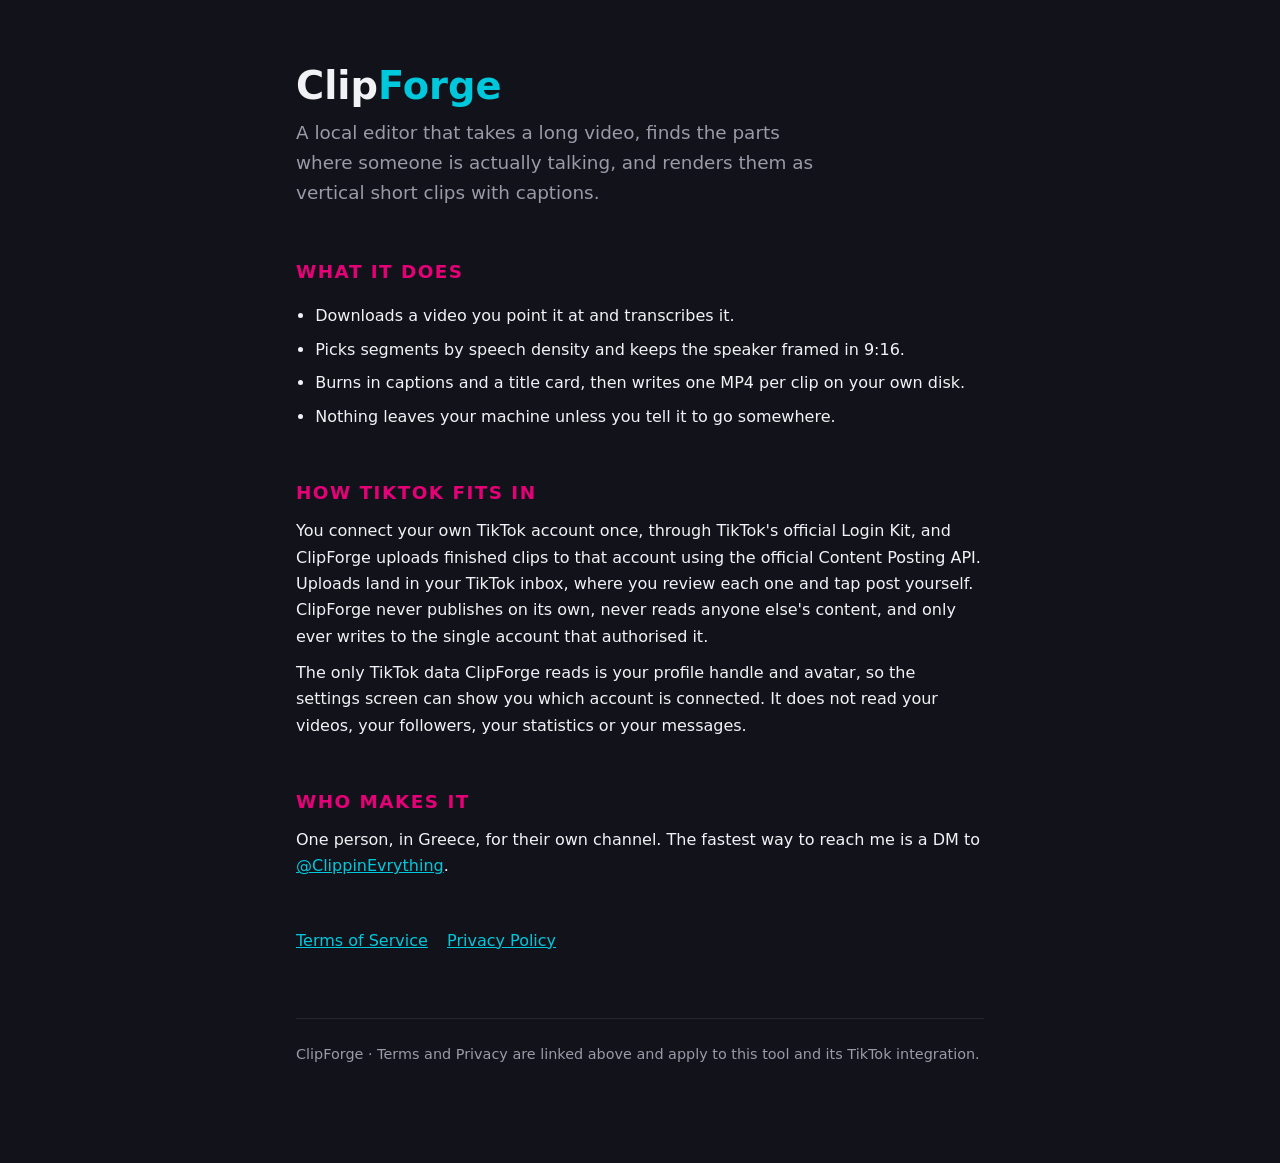
<file: site/index.html>
<!doctype html>
<html lang="en">
<head>
<meta charset="utf-8">
<meta name="viewport" content="width=device-width, initial-scale=1">
<title>ClipForge — automatic short-video editor</title>
<meta name="description" content="ClipForge turns long videos into vertical short clips and hands them back to the creator for a final tap to post.">
<style>
:root{--bg:#12121a;--fg:#f2f2f6;--mut:#9a9aa8;--acc:#00c8dc;--acc2:#e60078}
*{box-sizing:border-box}
body{margin:0;background:var(--bg);color:var(--fg);font:16px/1.65 system-ui,-apple-system,Segoe UI,Roboto,sans-serif}
main{max-width:46rem;margin:0 auto;padding:4rem 1.5rem 6rem}
h1{font-size:2.4rem;line-height:1.15;margin:0 0 .6rem}
h1 span{color:var(--acc)}
h2{font-size:1.15rem;margin:3rem 0 .5rem;color:var(--acc2);text-transform:uppercase;letter-spacing:.08em}
p{margin:.6rem 0}
.lede{color:var(--mut);font-size:1.15rem;max-width:34rem}
ul{padding-left:1.2rem}
li{margin:.45rem 0}
nav{display:flex;gap:1.2rem;margin-top:3rem}
a{color:var(--acc)}
footer{margin-top:4rem;color:var(--mut);font-size:.9rem;border-top:1px solid #26262f;padding-top:1.5rem}
</style>
</head>
<body>
<main>
<h1>Clip<span>Forge</span></h1>
<p class="lede">A local editor that takes a long video, finds the parts where someone is actually talking, and renders them as vertical short clips with captions.</p>

<h2>What it does</h2>
<ul>
<li>Downloads a video you point it at and transcribes it.</li>
<li>Picks segments by speech density and keeps the speaker framed in 9:16.</li>
<li>Burns in captions and a title card, then writes one MP4 per clip on your own disk.</li>
<li>Nothing leaves your machine unless you tell it to go somewhere.</li>
</ul>

<h2>How TikTok fits in</h2>
<p>You connect your own TikTok account once, through TikTok's official Login Kit, and ClipForge uploads finished clips to that account using the official Content Posting API. Uploads land in your TikTok inbox, where you review each one and tap post yourself. ClipForge never publishes on its own, never reads anyone else's content, and only ever writes to the single account that authorised it.</p>
<p>The only TikTok data ClipForge reads is your profile handle and avatar, so the settings screen can show you which account is connected. It does not read your videos, your followers, your statistics or your messages.</p>

<h2>Who makes it</h2>
<p>One person, in Greece, for their own channel. The fastest way to reach me is a DM to <a href="https://www.tiktok.com/@ClippinEvrything">@ClippinEvrything</a>.</p>

<nav>
<a href="terms.html">Terms of Service</a>
<a href="privacy.html">Privacy Policy</a>
</nav>

<footer>ClipForge · Terms and Privacy are linked above and apply to this tool and its TikTok integration.</footer>
</main>
</body>
</html>
</file>
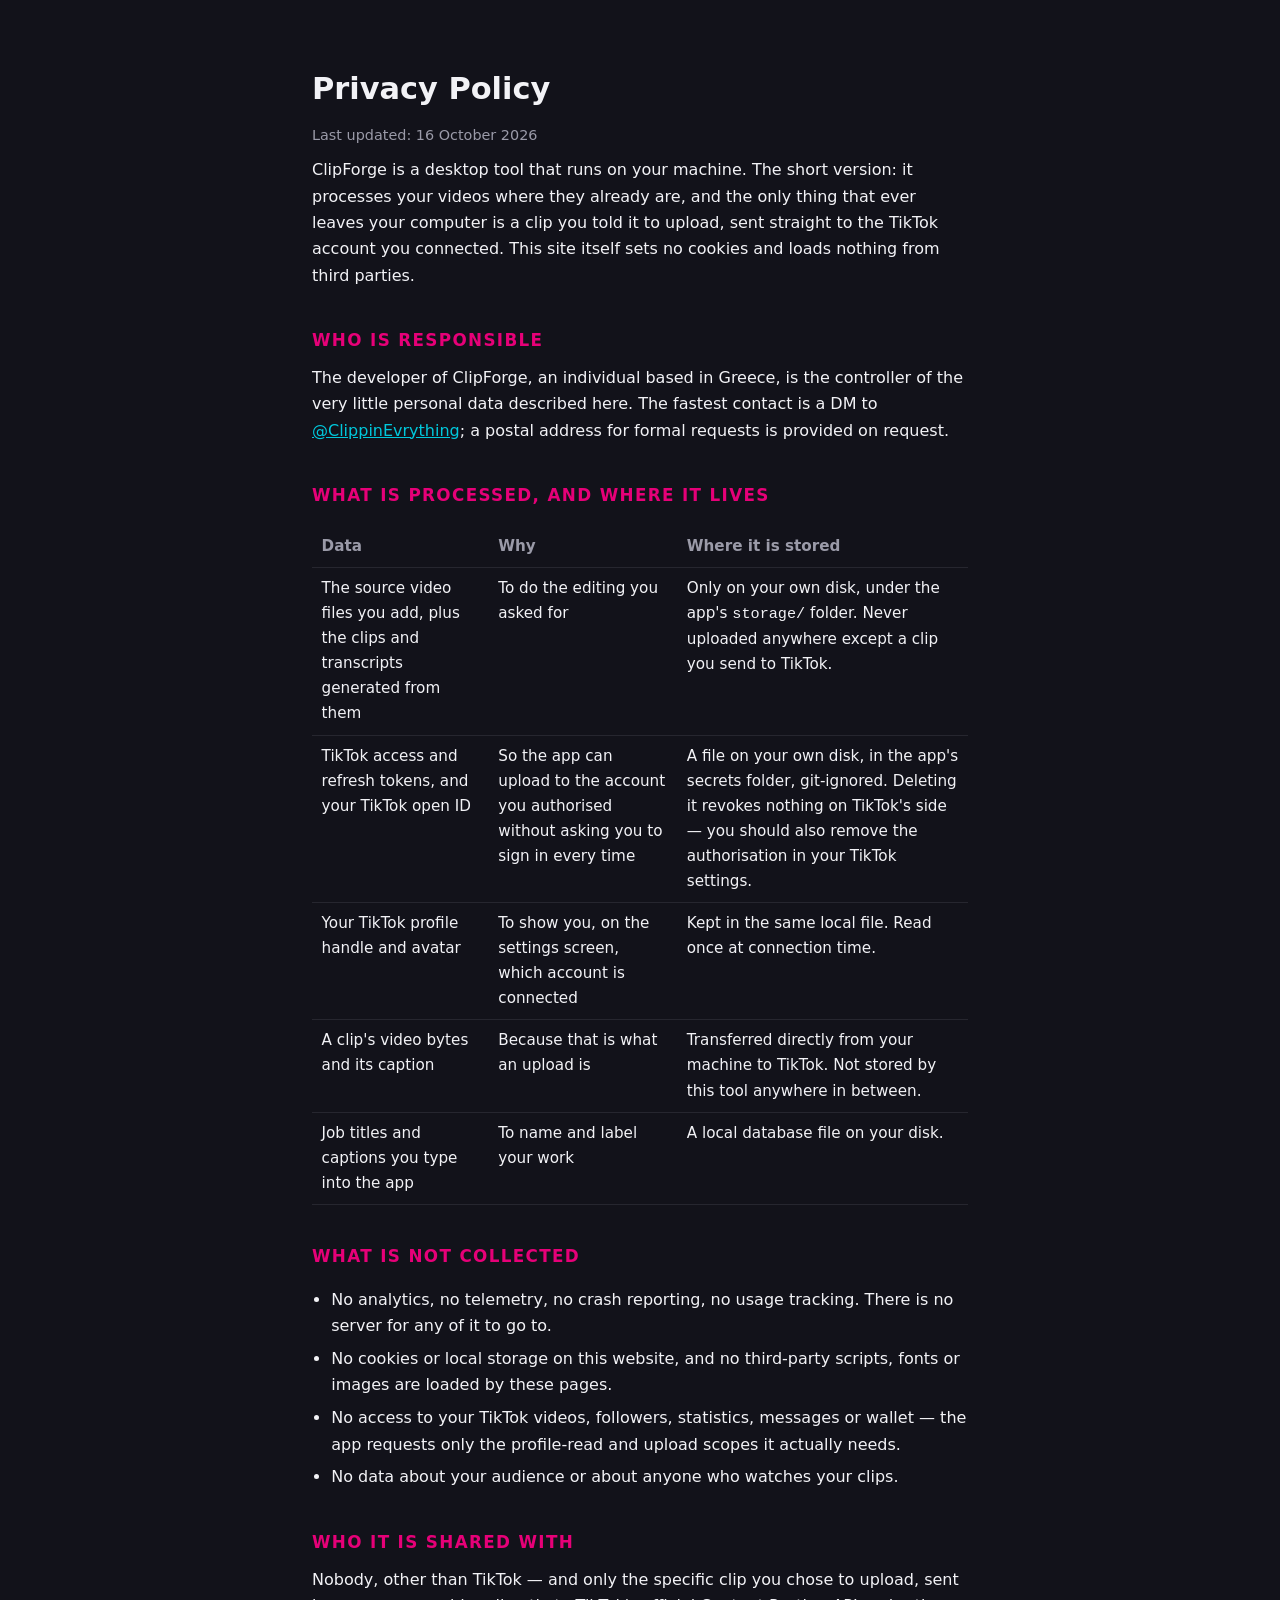
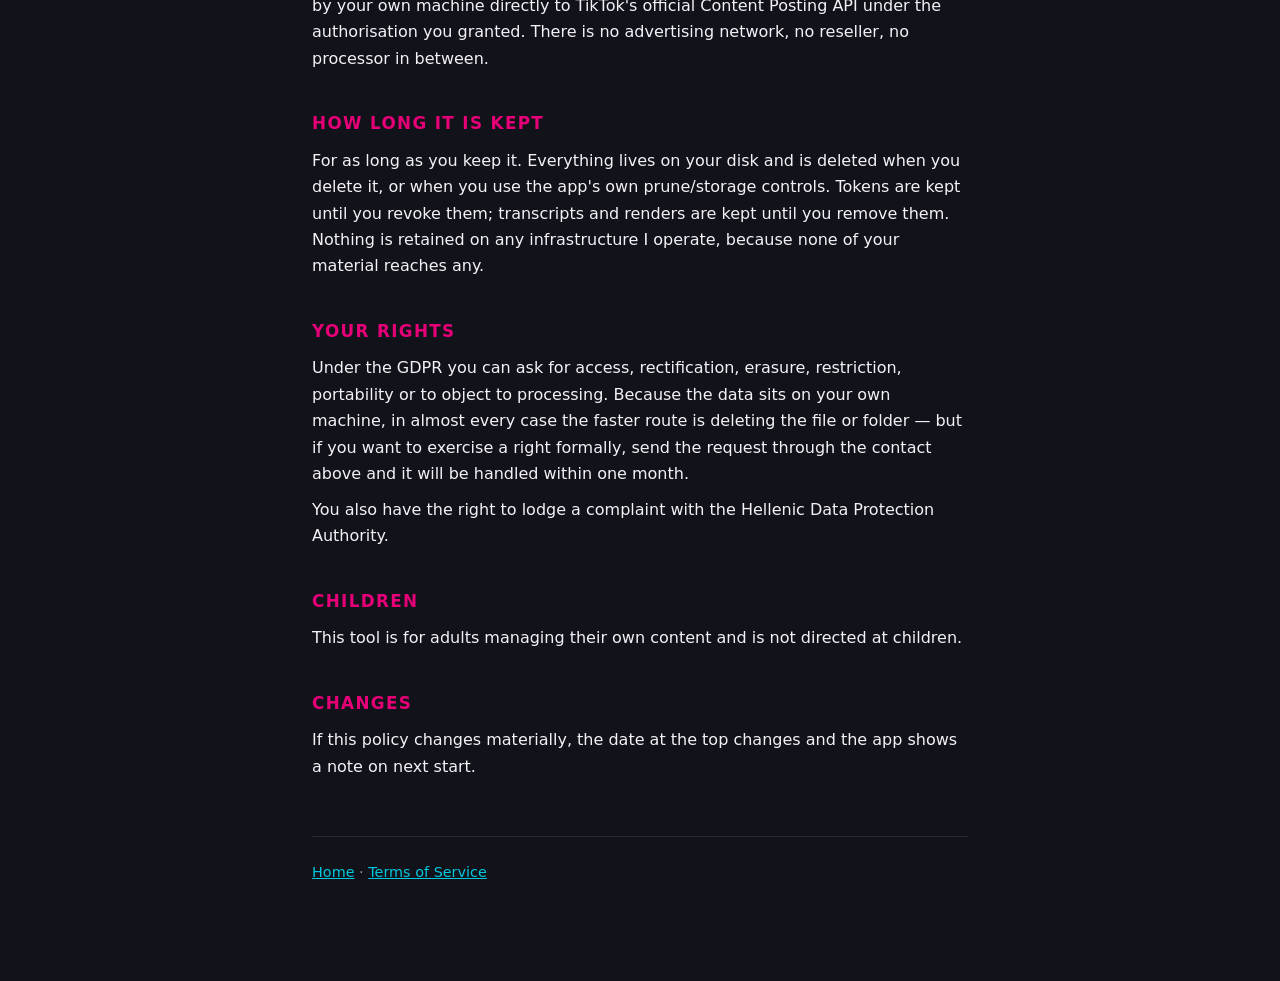
<file: site/privacy.html>
<!doctype html>
<html lang="en">
<head>
<meta charset="utf-8">
<meta name="viewport" content="width=device-width, initial-scale=1">
<title>Privacy Policy — ClipForge</title>
<style>
:root{--bg:#12121a;--fg:#f2f2f6;--mut:#9a9aa8;--acc:#00c8dc;--acc2:#e60078}
*{box-sizing:border-box}
body{margin:0;background:var(--bg);color:var(--fg);font:16px/1.65 system-ui,-apple-system,Segoe UI,Roboto,sans-serif}
main{max-width:44rem;margin:0 auto;padding:4rem 1.5rem 6rem}
h1{font-size:1.9rem;margin:0 0 .4rem}
h2{font-size:1.05rem;margin:2.4rem 0 .4rem;color:var(--acc2);text-transform:uppercase;letter-spacing:.08em}
p{margin:.6rem 0}
.upd{color:var(--mut);font-size:.9rem}
a{color:var(--acc)}
ul{padding-left:1.2rem}
li{margin:.4rem 0}
table{border-collapse:collapse;width:100%;margin:1rem 0;font-size:.95rem}
th,td{text-align:left;padding:.5rem .6rem;border-bottom:1px solid #26262f;vertical-align:top}
th{color:var(--mut);font-weight:600}
footer{margin-top:3.5rem;color:var(--mut);font-size:.9rem;border-top:1px solid #26262f;padding-top:1.5rem}
</style>
</head>
<body>
<main>
<h1>Privacy Policy</h1>
<p class="upd">Last updated: 16 October 2026</p>

<p>ClipForge is a desktop tool that runs on your machine. The short version: it processes your videos where they already are, and the only thing that ever leaves your computer is a clip you told it to upload, sent straight to the TikTok account you connected. This site itself sets no cookies and loads nothing from third parties.</p>

<h2>Who is responsible</h2>
<p>The developer of ClipForge, an individual based in Greece, is the controller of the very little personal data described here. The fastest contact is a DM to <a href="https://www.tiktok.com/@ClippinEvrything">@ClippinEvrything</a>; a postal address for formal requests is provided on request.</p>

<h2>What is processed, and where it lives</h2>
<table>
<tr><th>Data</th><th>Why</th><th>Where it is stored</th></tr>
<tr><td>The source video files you add, plus the clips and transcripts generated from them</td><td>To do the editing you asked for</td><td>Only on your own disk, under the app's <code>storage/</code> folder. Never uploaded anywhere except a clip you send to TikTok.</td></tr>
<tr><td>TikTok access and refresh tokens, and your TikTok open ID</td><td>So the app can upload to the account you authorised without asking you to sign in every time</td><td>A file on your own disk, in the app's secrets folder, git-ignored. Deleting it revokes nothing on TikTok's side — you should also remove the authorisation in your TikTok settings.</td></tr>
<tr><td>Your TikTok profile handle and avatar</td><td>To show you, on the settings screen, which account is connected</td><td>Kept in the same local file. Read once at connection time.</td></tr>
<tr><td>A clip's video bytes and its caption</td><td>Because that is what an upload is</td><td>Transferred directly from your machine to TikTok. Not stored by this tool anywhere in between.</td></tr>
<tr><td>Job titles and captions you type into the app</td><td>To name and label your work</td><td>A local database file on your disk.</td></tr>
</table>

<h2>What is not collected</h2>
<ul>
<li>No analytics, no telemetry, no crash reporting, no usage tracking. There is no server for any of it to go to.</li>
<li>No cookies or local storage on this website, and no third-party scripts, fonts or images are loaded by these pages.</li>
<li>No access to your TikTok videos, followers, statistics, messages or wallet — the app requests only the profile-read and upload scopes it actually needs.</li>
<li>No data about your audience or about anyone who watches your clips.</li>
</ul>

<h2>Who it is shared with</h2>
<p>Nobody, other than TikTok — and only the specific clip you chose to upload, sent by your own machine directly to TikTok's official Content Posting API under the authorisation you granted. There is no advertising network, no reseller, no processor in between.</p>

<h2>How long it is kept</h2>
<p>For as long as you keep it. Everything lives on your disk and is deleted when you delete it, or when you use the app's own prune/storage controls. Tokens are kept until you revoke them; transcripts and renders are kept until you remove them. Nothing is retained on any infrastructure I operate, because none of your material reaches any.</p>

<h2>Your rights</h2>
<p>Under the GDPR you can ask for access, rectification, erasure, restriction, portability or to object to processing. Because the data sits on your own machine, in almost every case the faster route is deleting the file or folder — but if you want to exercise a right formally, send the request through the contact above and it will be handled within one month.</p>
<p>You also have the right to lodge a complaint with the Hellenic Data Protection Authority.</p>

<h2>Children</h2>
<p>This tool is for adults managing their own content and is not directed at children.</p>

<h2>Changes</h2>
<p>If this policy changes materially, the date at the top changes and the app shows a note on next start.</p>

<footer><a href="index.html">Home</a> · <a href="terms.html">Terms of Service</a></footer>
</main>
</body>
</html>
</file>
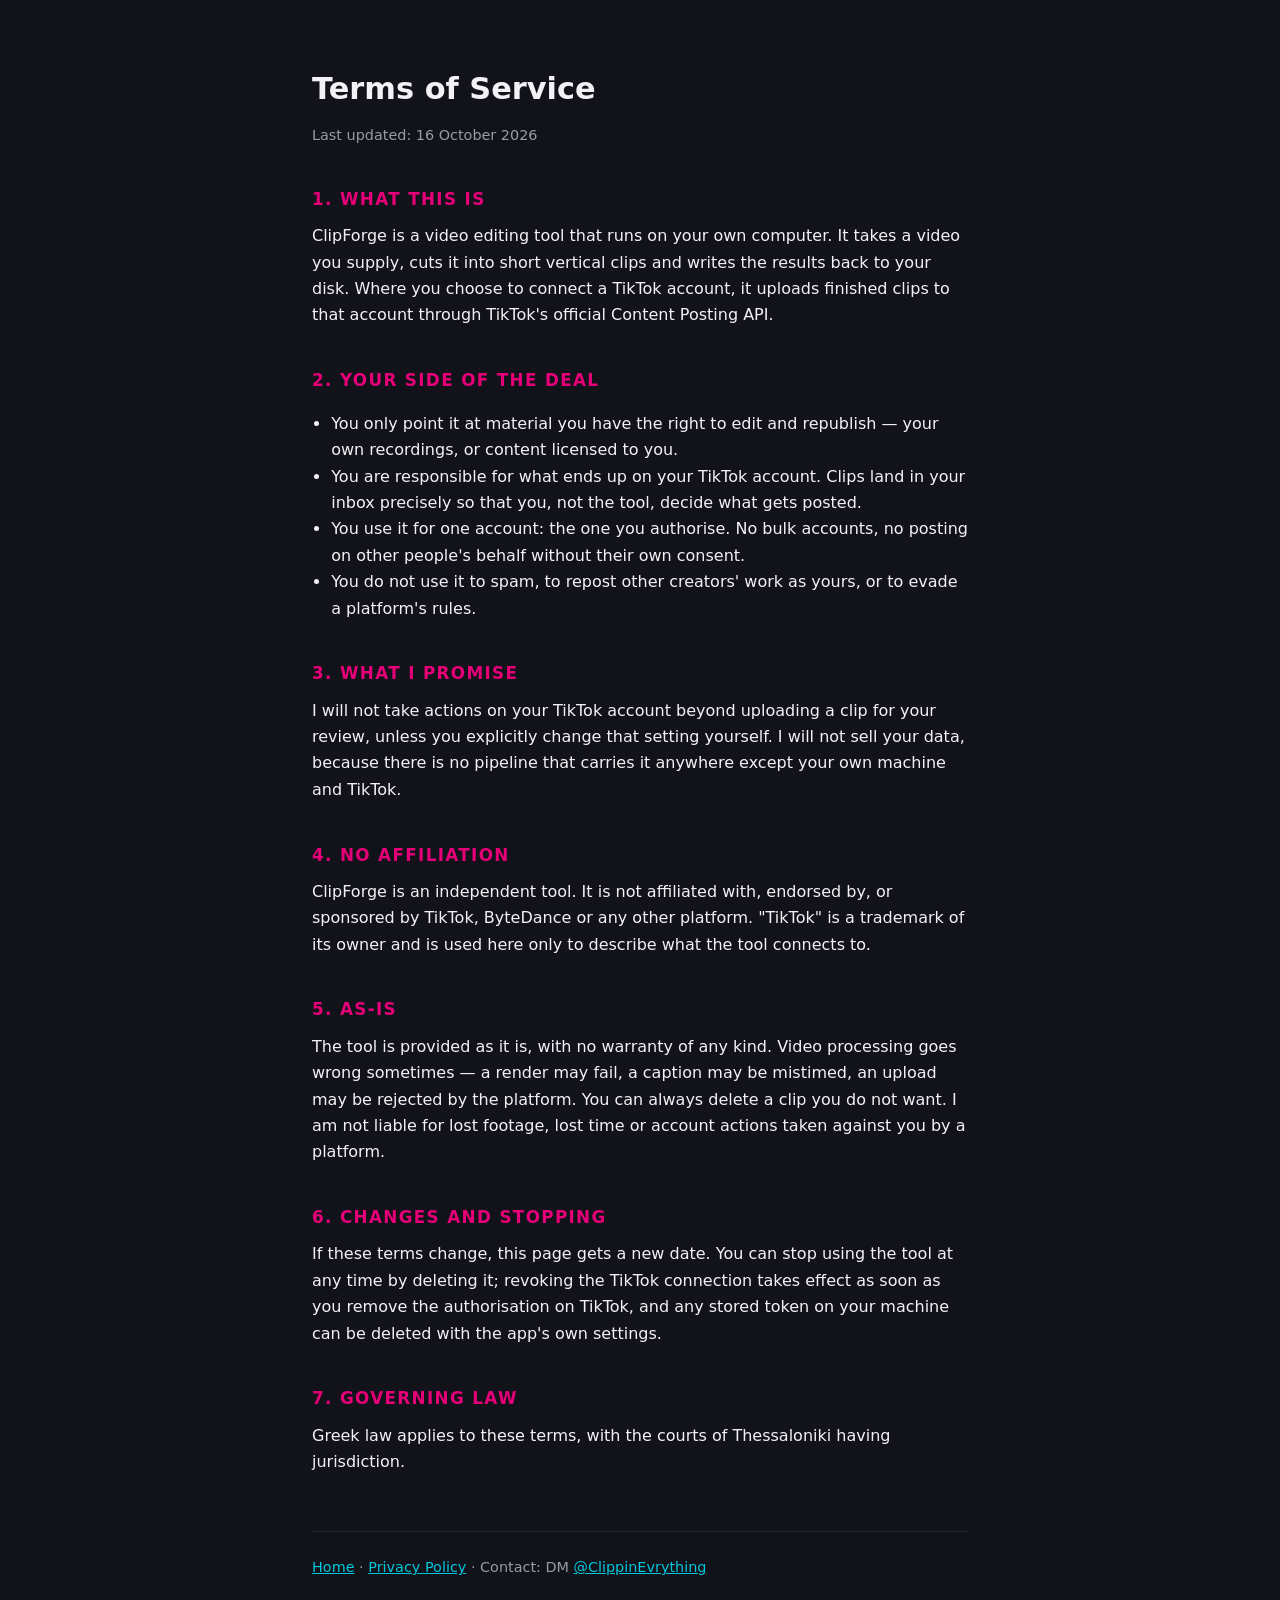
<file: site/terms.html>
<!doctype html>
<html lang="en">
<head>
<meta charset="utf-8">
<meta name="viewport" content="width=device-width, initial-scale=1">
<title>Terms of Service — ClipForge</title>
<style>
:root{--bg:#12121a;--fg:#f2f2f6;--mut:#9a9aa8;--acc:#00c8dc;--acc2:#e60078}
*{box-sizing:border-box}
body{margin:0;background:var(--bg);color:var(--fg);font:16px/1.65 system-ui,-apple-system,Segoe UI,Roboto,sans-serif}
main{max-width:44rem;margin:0 auto;padding:4rem 1.5rem 6rem}
h1{font-size:1.9rem;margin:0 0 .4rem}
h2{font-size:1.05rem;margin:2.4rem 0 .4rem;color:var(--acc2);text-transform:uppercase;letter-spacing:.08em}
p{margin:.6rem 0}
.upd{color:var(--mut);font-size:.9rem}
a{color:var(--acc)}
ul{padding-left:1.2rem}
footer{margin-top:3.5rem;color:var(--mut);font-size:.9rem;border-top:1px solid #26262f;padding-top:1.5rem}
</style>
</head>
<body>
<main>
<h1>Terms of Service</h1>
<p class="upd">Last updated: 16 October 2026</p>

<h2>1. What this is</h2>
<p>ClipForge is a video editing tool that runs on your own computer. It takes a video you supply, cuts it into short vertical clips and writes the results back to your disk. Where you choose to connect a TikTok account, it uploads finished clips to that account through TikTok's official Content Posting API.</p>

<h2>2. Your side of the deal</h2>
<ul>
<li>You only point it at material you have the right to edit and republish — your own recordings, or content licensed to you.</li>
<li>You are responsible for what ends up on your TikTok account. Clips land in your inbox precisely so that you, not the tool, decide what gets posted.</li>
<li>You use it for one account: the one you authorise. No bulk accounts, no posting on other people's behalf without their own consent.</li>
<li>You do not use it to spam, to repost other creators' work as yours, or to evade a platform's rules.</li>
</ul>

<h2>3. What I promise</h2>
<p>I will not take actions on your TikTok account beyond uploading a clip for your review, unless you explicitly change that setting yourself. I will not sell your data, because there is no pipeline that carries it anywhere except your own machine and TikTok.</p>

<h2>4. No affiliation</h2>
<p>ClipForge is an independent tool. It is not affiliated with, endorsed by, or sponsored by TikTok, ByteDance or any other platform. "TikTok" is a trademark of its owner and is used here only to describe what the tool connects to.</p>

<h2>5. As-is</h2>
<p>The tool is provided as it is, with no warranty of any kind. Video processing goes wrong sometimes — a render may fail, a caption may be mistimed, an upload may be rejected by the platform. You can always delete a clip you do not want. I am not liable for lost footage, lost time or account actions taken against you by a platform.</p>

<h2>6. Changes and stopping</h2>
<p>If these terms change, this page gets a new date. You can stop using the tool at any time by deleting it; revoking the TikTok connection takes effect as soon as you remove the authorisation on TikTok, and any stored token on your machine can be deleted with the app's own settings.</p>

<h2>7. Governing law</h2>
<p>Greek law applies to these terms, with the courts of Thessaloniki having jurisdiction.</p>

<footer><a href="index.html">Home</a> · <a href="privacy.html">Privacy Policy</a> · Contact: DM <a href="https://www.tiktok.com/@ClippinEvrything">@ClippinEvrything</a></footer>
</main>
</body>
</html>
</file>
